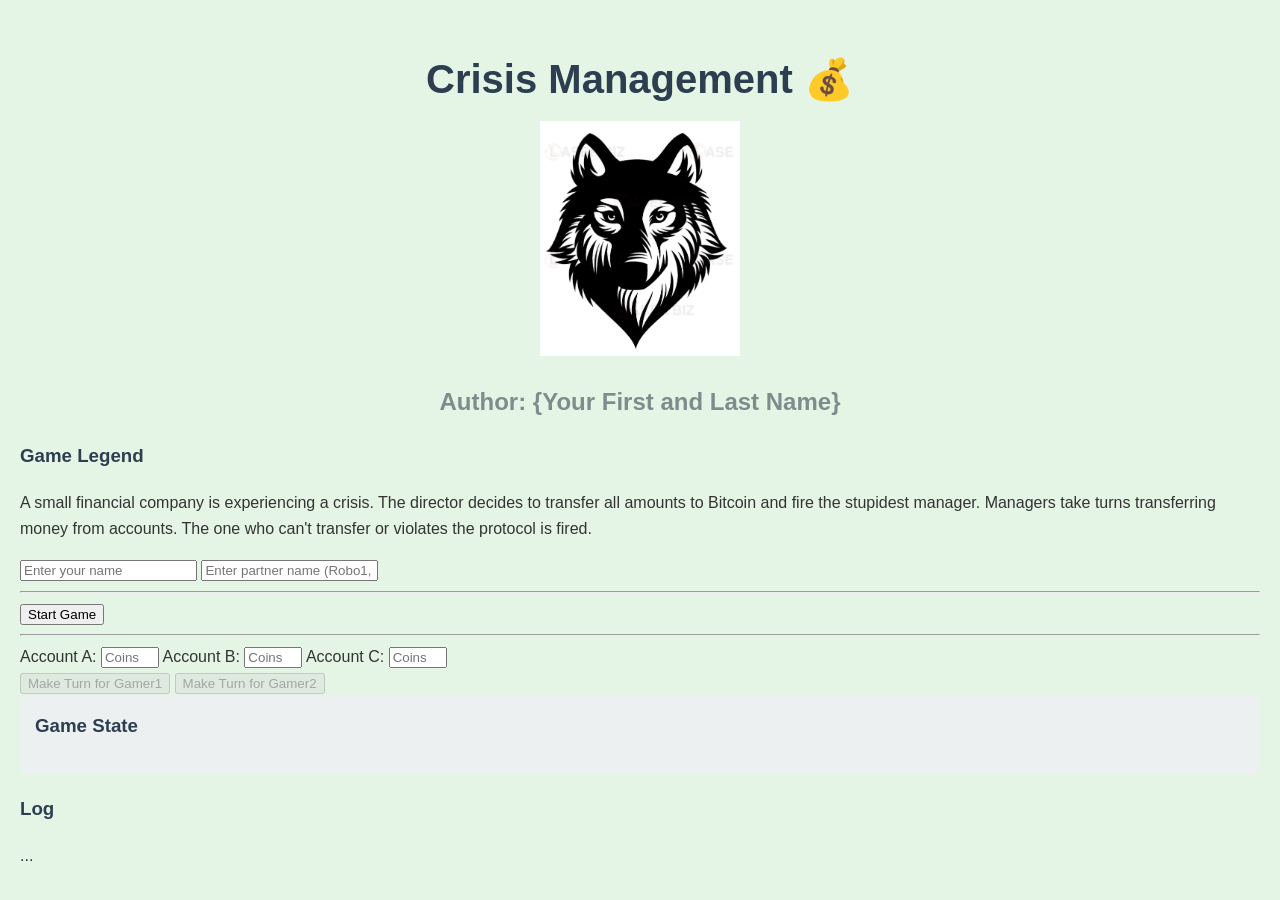
<file: RKV/mistral/index.html>
<!DOCTYPE html>
<html lang="en">

    <head>
        <meta charset="UTF-8">
        <meta name="viewport" content="width=device-width, initial-scale=1.0">
        <title>Crisis Management 💰</title>
        <link rel="stylesheet" href="style.css">
    </head>

    <body>
        <header>
         <h1>Crisis Management 💰</h1>

         <center>
          <img id="wolfImage" src="wolf.png" width="200">
         </center>

         <h2>Author: {Your First and Last Name}</h2>
        </header>
    
        <div class="legend">
            <h3>Game Legend</h3>

            <p>
                A small financial company is experiencing a crisis. The director decides to transfer all amounts to Bitcoin and fire the stupidest manager.
                Managers take turns transferring money from accounts. The one who can't transfer or violates the protocol is fired.
            </p>
        </div>
    
        <div class="game-setup">
            <input type="text" id="playerName" placeholder="Enter your name">
             <input type="text" id="partnerName" placeholder="Enter partner name (Robo1, Robo2, Robo3)">
        
         <hr>

            <button id="startGameButton">Start Game</button>

         <hr>   
        
            <div class="accounts">
                 <label for="accountA">Account A:</label>
                <input type="number" id="accountA" placeholder="Coins in A">
                  <label for="accountB">Account B:</label>
                 <input type="number" id="accountB" placeholder="Coins in B">
                   <label for="accountC">Account C:</label>
                  <input type="number" id="accountC" placeholder="Coins in C">
            </div>

            <button id="makeTurnGamer1Button">Make Turn for Gamer1 </button>
             <button id="makeTurnGamer2Button">Make Turn for Gamer2 </button>
        </div>
    
        <div class="game-state">

            <h3>Game State</h3>
            
            <pre id="gameStatePre"></pre>
        </div>
    
        <div class="log">
            <h3>Log</h3>
            <div id="gameLogDiv">...</div>
        </div>
    
        <script src="script.js"></script>
    </body>
</html>
</file>
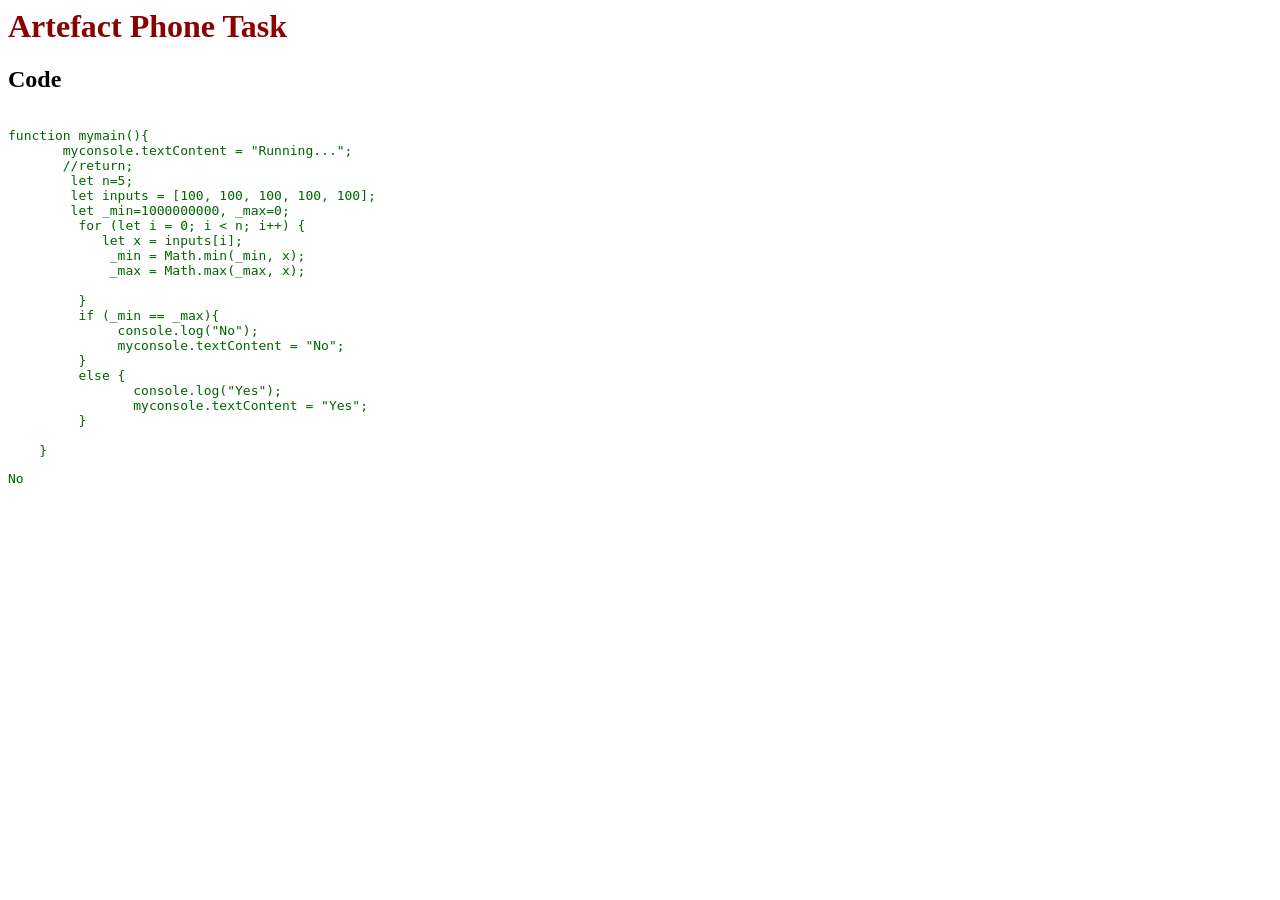
<file: aiphone.html>
<html>
  <head>
   <style>
     h1 {color: darkred;}
     pre {color: darkgreen;}
   </style> 
  </head> 

   <body>
     <h1>  Artefact Phone Task </h1>
     <h2> Code </h2>
     <pre id=mycppcode>
      ...
     </pre> 
    <pre id=myconsole>
      ?
    </pre>  
      <script>
let cppcode=        
`        
function mymain(){
       myconsole.textContent = "Running...";
       //return;  
        let n=5;
        let inputs = [100, 100, 100, 100, 100];
        let _min=1000000000, _max=0; 
         for (let i = 0; i < n; i++) {
            let x = inputs[i];
             _min = Math.min(_min, x);
             _max = Math.max(_max, x);
             
         } 
         if (_min == _max){
              console.log("No");
              myconsole.textContent = "No";
         }
         else {
                console.log("Yes");
                myconsole.textContent = "Yes";   
         }  

    }
`
    mycppcode.textContent = cppcode;
    eval(cppcode);
     mymain();
      </script>  


   </body>
  
</html>
</file>
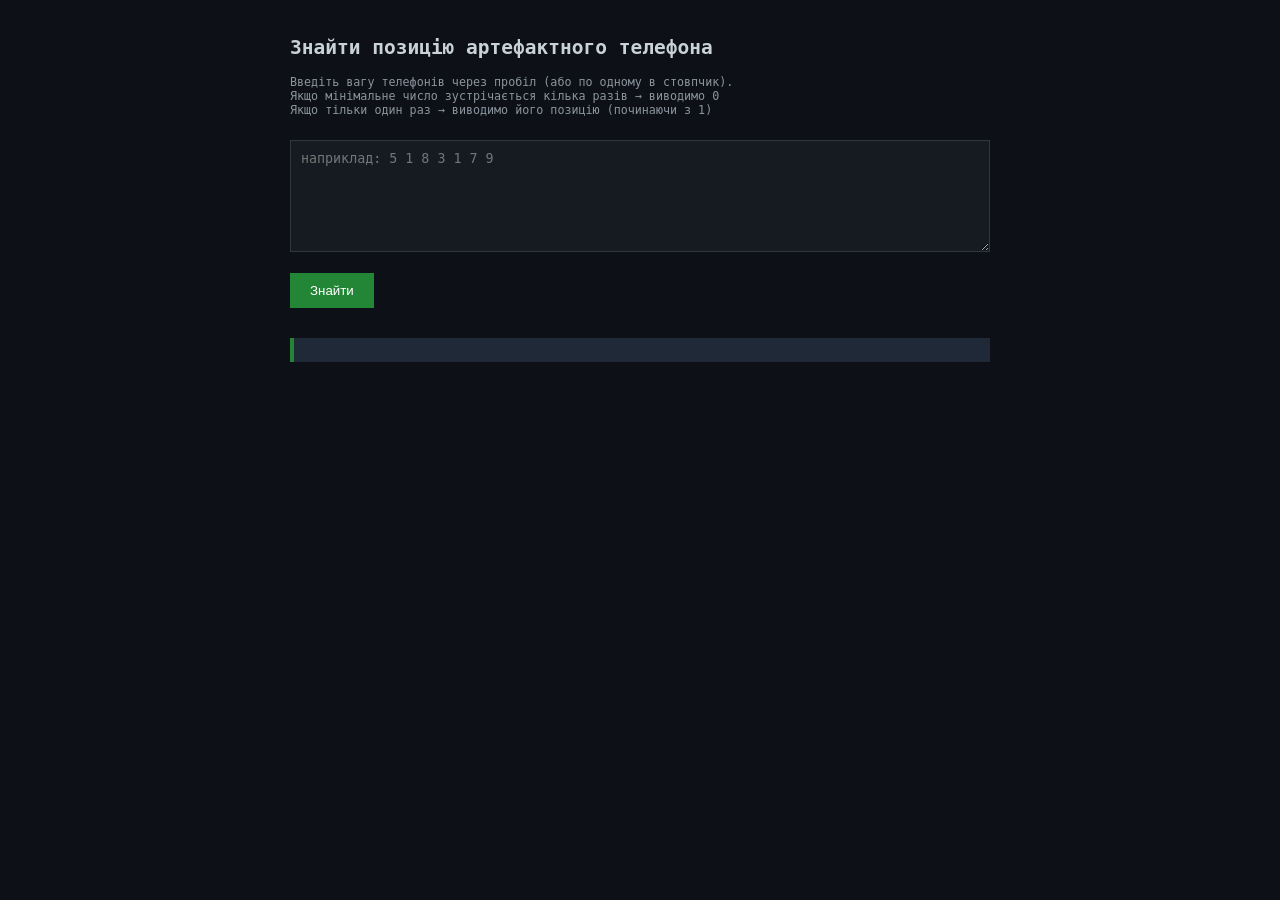
<file: aiphone_KOV.html>
<!doctype html>
<html lang="uk">
  <head>
    <meta charset="UTF-8" />
    <title>Позиція мінімального елемента</title>
    <style>
      body {
        font-family: monospace;
        background: #0d1117;
        color: #c9d1d9;
        padding: 20px;
        max-width: 700px;
        margin: 0 auto;
      }
      textarea,
      input {
        background: #161b22;
        color: #c9d1d9;
        border: 1px solid #30363d;
        padding: 10px;
        font-family: monospace;
        width: 100%;
        box-sizing: border-box;
        margin: 8px 0;
      }
      button {
        background: #238636;
        color: white;
        border: none;
        padding: 10px 20px;
        cursor: pointer;
        margin: 10px 0;
      }
      button:hover {
        background: #2ea043;
      }
      #result {
        font-size: 1.3em;
        margin-top: 20px;
        padding: 12px;
        background: #1f2937;
        border-left: 4px solid #238636;
      }
      .info {
        color: #8b949e;
        font-size: 0.9em;
        margin: 15px 0;
      }
    </style>
  </head>
  <body>
    <h2>Знайти позицію артефактного телефона</h2>
    <p class="info">
      Введіть вагу телефонів через пробіл (або по одному в стовпчик).<br />
      Якщо мінімальне число зустрічається кілька разів → виводимо 0<br />
      Якщо тільки один раз → виводимо його позицію (починаючи з 1)
    </p>

    <textarea
      id="numbers"
      rows="6"
      placeholder="наприклад: 5 1 8 3 1 7 9"
    ></textarea>

    <button onclick="findMinPosition()">Знайти</button>

    <div id="result"></div>

    <script>
      function findMinPosition() {
        const input = document.getElementById("numbers").value.trim();
        const resultDiv = document.getElementById("result");

        if (!input) {
          resultDiv.textContent = "0";
          return;
        }

        const arr = input
          .split(/\s+/)
          .map((n) => n.trim())
          .filter((n) => n !== "")
          .map(Number);

        if (arr.length === 0 || arr.some(isNaN)) {
          resultDiv.textContent = "Помилка: введи лише числа";
          return;
        }

        let min = arr[0];
        let pos = 1;
        let duplicates = 1;

        for (let i = 1; i < arr.length; i++) {
          const num = arr[i];
          if (num < min) {
            min = num;
            pos = i + 1;
            duplicates = 1;
          } else if (num === min) {
            duplicates++;
          }
        }

        if (duplicates === 1) {
          resultDiv.textContent = pos;
        } else {
          resultDiv.textContent = "0";
        }
      }
    </script>
  </body>
</html>
</file>
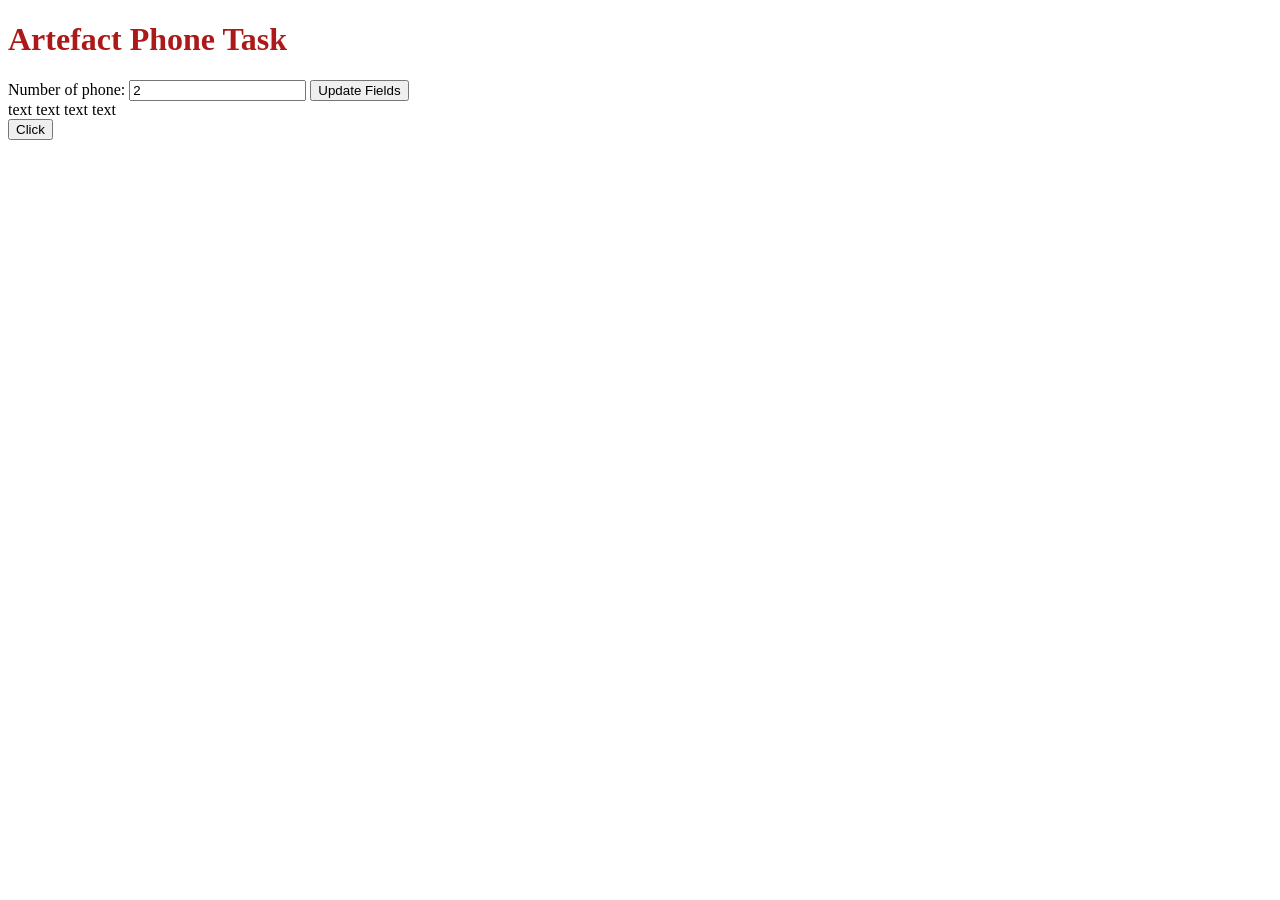
<file: KDJ/aiphone_KDJ.html>
<!DOCTYPE html>
<html lang="en">
<head>
    <meta charset="UTF-8">
    <meta name="viewport" content="width=device-width, initial-scale=1.0">
    <title>AIPhone_KDJ</title>

    <style>
        h1 {
            color:rgb(173, 25, 25);
            font-size: 48;
        }
    </style>
</head>
<body>
    
    <div>
        <h1>Artefact Phone Task </h1>
        <div>Number of phone: <input type="number" id="phoneNumber" value="2"> 
        <button onclick="UpdateFields()"> Update Fields </button>
        </div>

        <div id="inputContainer"></div>

        text text text text 
        <div><button onclick="PhoneProgram()"> Click </button></div>

        <div id="result">

        </div>
    </div>


    <script>
        function WriteResult(result){
            document.getElementById("result").textContent = result;
        }

        function UpdateFields(){
            DynamicField(Number(document.getElementById("phoneNumber").value));
        }

        function DynamicField(number){
            var conteiner = document.getElementById("inputContainer");
            for(let i =0;i<number;i++){
                let newInput = document.createElement('input');

                newInput.type = 'number';
                newInput.id = 'inputField' + (conteiner.children.length);
                newInput.value = 100;

                conteiner.appendChild(newInput);
            }
            
        }


        function PhoneProgram() {
            var n = Number(document.getElementById("phoneNumber").value);

            if (n < 2) {
                WriteResult("Phone n < 2");
                return;
            }
            
            // Variables only - no data structures (як у C++)
            let firstWeight = 0;
            let secondWeight = 0;
            let firstCount = 0;
            let secondCount = 0;
            let foundSecond = false;
            
            // Read all weights (імітація cin через prompt для простоти)
            for (let i = 0; i < n; i++) {

                let weight = Number(document.getElementById("inputField" + i).value);
                // const weight = Number(prompt(`Enter weight ${i + 1}:`) || 0);
                
                if (i === 0) {
                    // First phone sets the reference
                    firstWeight = weight;
                    firstCount = 1;
                } else {
                    if (weight === firstWeight) {
                        firstCount++;
                    } else {
                        if (!foundSecond) {
                            // Found a different weight
                            secondWeight = weight;
                            foundSecond = true;
                            secondCount = 1;
                        } else {
                            if (weight === secondWeight) {
                                secondCount++;
                            } else {
                                // Found a third different weight - impossible
                                WriteResult("Multiple phones of each weight");
                                return;
                            }
                        }
                    }
                }
            }
            
            // Check if exactly one phone is different
            if (!foundSecond) {
                // All phones have the same weight
                WriteResult("All phones have the same weight");
            } else if (firstCount === 1 || secondCount === 1) {
                // Exactly one phone is different
                WriteResult("Exactly one phone is different");
            } else {
                // Multiple phones of each weight
                WriteResult("Multiple phones of each weight");
            }
        

        }


        
    </script>

</body>
</html>
</file>
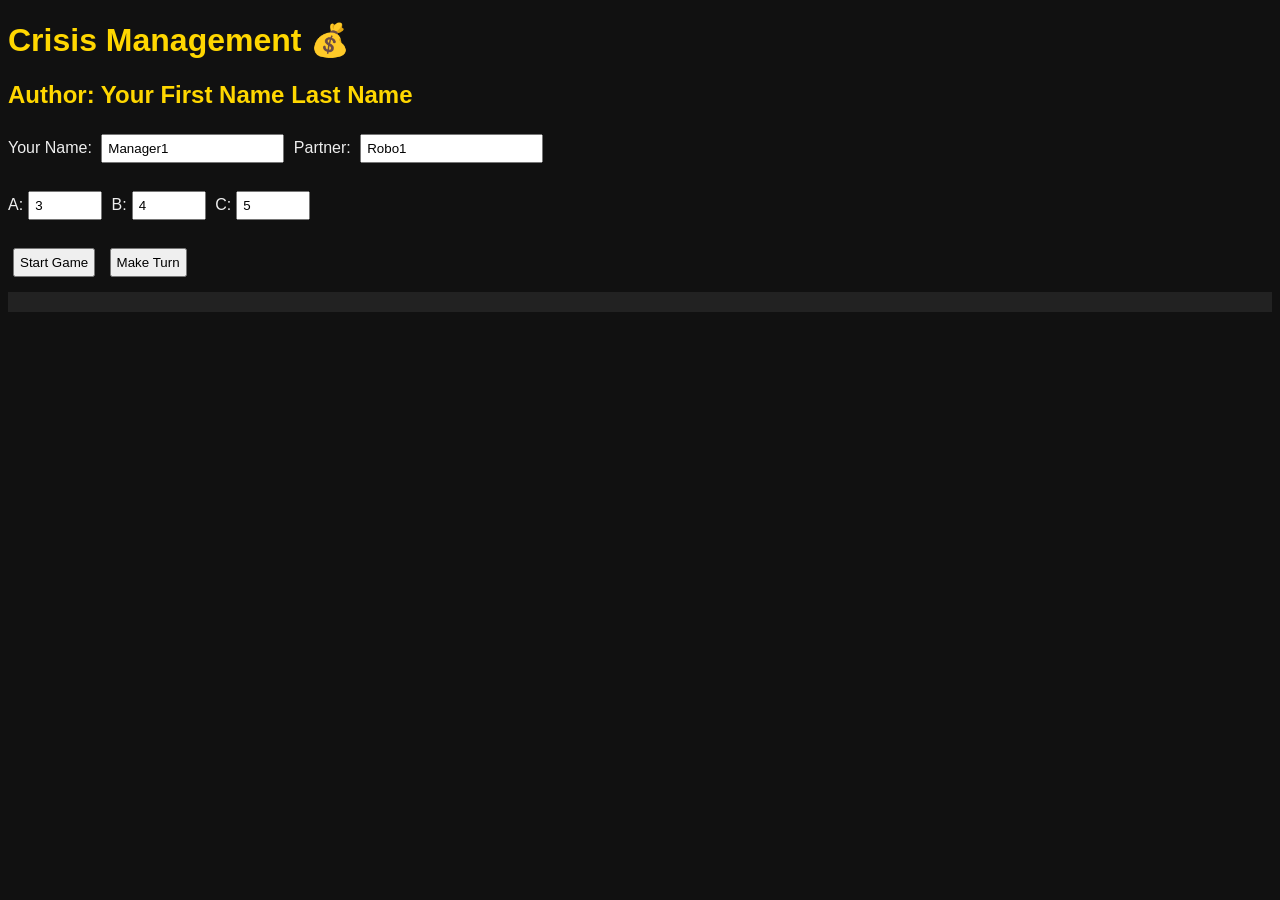
<file: KDJ/Games/gameGPT.html>
<!DOCTYPE html>
<html>
<head>
<meta charset="UTF-8">
<title>Crisis Management 💰</title>
<style>
body { background:#111; color:#eee; font-family:Arial; }
h1,h2 { color:gold; }
input,button { margin:5px; padding:5px; }
.account { width:60px; }
#state { background:#222; padding:10px; margin-top:10px; }
</style>
</head>
<body>

<h1>Crisis Management 💰</h1>
<h2>Author: Your First Name Last Name</h2>

<label>Your Name:</label>
<input id="playerName" value="Manager1">

<label>Partner:</label>
<input id="partnerName" value="Robo1">

<br><br>

<label>A:</label><input id="accA" class="account" value="3">
<label>B:</label><input id="accB" class="account" value="4">
<label>C:</label><input id="accC" class="account" value="5">

<br><br>

<button id="startBtn">Start Game</button>
<button id="turnBtn">Make Turn</button>

<div id="state"></div>

<script>

// ===================== GAME ENGINE =====================

let game = {};

function equilibrium(a,b,c){
    return a ^ b ^ c;
}

function initGame(){
    game = {
        a: parseInt(accA.value),
        b: parseInt(accB.value),
        c: parseInt(accC.value),
        currentPlayer: "human",
        partnerType: partnerName.value,
        finished: false
    };
    renderState();
}

function humanMove(){
    let acc = prompt("Choose account: a, b, c");
    let amount = parseInt(prompt("Amount to transfer"));

    if(!["a","b","c"].includes(acc)) return;
    if(amount <=0 || amount > game[acc]) return;

    game[acc] -= amount;
}

function robotMove(){

    if(game.partnerType === "Robo1"){
        randomMove();
    }
    else if(game.partnerType === "Robo2"){
        smartMove(true);
    }
    else if(game.partnerType === "Robo3"){
        smartMove(false);
    }
}

function randomMove(){
    let accounts = ["a","b","c"].filter(x=>game[x]>0);
    let acc = accounts[Math.floor(Math.random()*accounts.length)];
    let amount = Math.floor(Math.random()*game[acc])+1;
    game[acc] -= amount;
}

function smartMove(withMistake){

    let xor = equilibrium(game.a,game.b,game.c);

    if(xor === 0 || (withMistake && Math.random()<0.2)){
        randomMove();
        return;
    }

    let accounts = ["a","b","c"];
    for(let acc of accounts){
        let target = game[acc] ^ xor;
        if(target < game[acc]){
            game[acc] = target;
            return;
        }
    }
}

function checkWinner(){
    if(game.a===0 && game.b===0 && game.c===0){
        game.finished = true;
        state.innerHTML += "<br>Winner: " +
            (game.currentPlayer === "human" ?
            partnerName.value : playerName.value);
    }
}

function makeTurn(){

    if(game.finished) return;

    if(game.currentPlayer === "human"){
        humanMove();
        game.currentPlayer = "robot";
    } else {
        robotMove();
        game.currentPlayer = "human";
    }

    checkWinner();
    renderState();
}

function renderState(){
    state.innerHTML =
        "A="+game.a+
        " B="+game.b+
        " C="+game.c+
        "<br>Equilibrium xor = "+
        equilibrium(game.a,game.b,game.c)+
        "<br>Current player: "+game.currentPlayer;
}

// ===================== EVENTS (IoC) =====================

startBtn.addEventListener("click", initGame);
turnBtn.addEventListener("click", makeTurn);

</script>
</body>
</html>
</file>
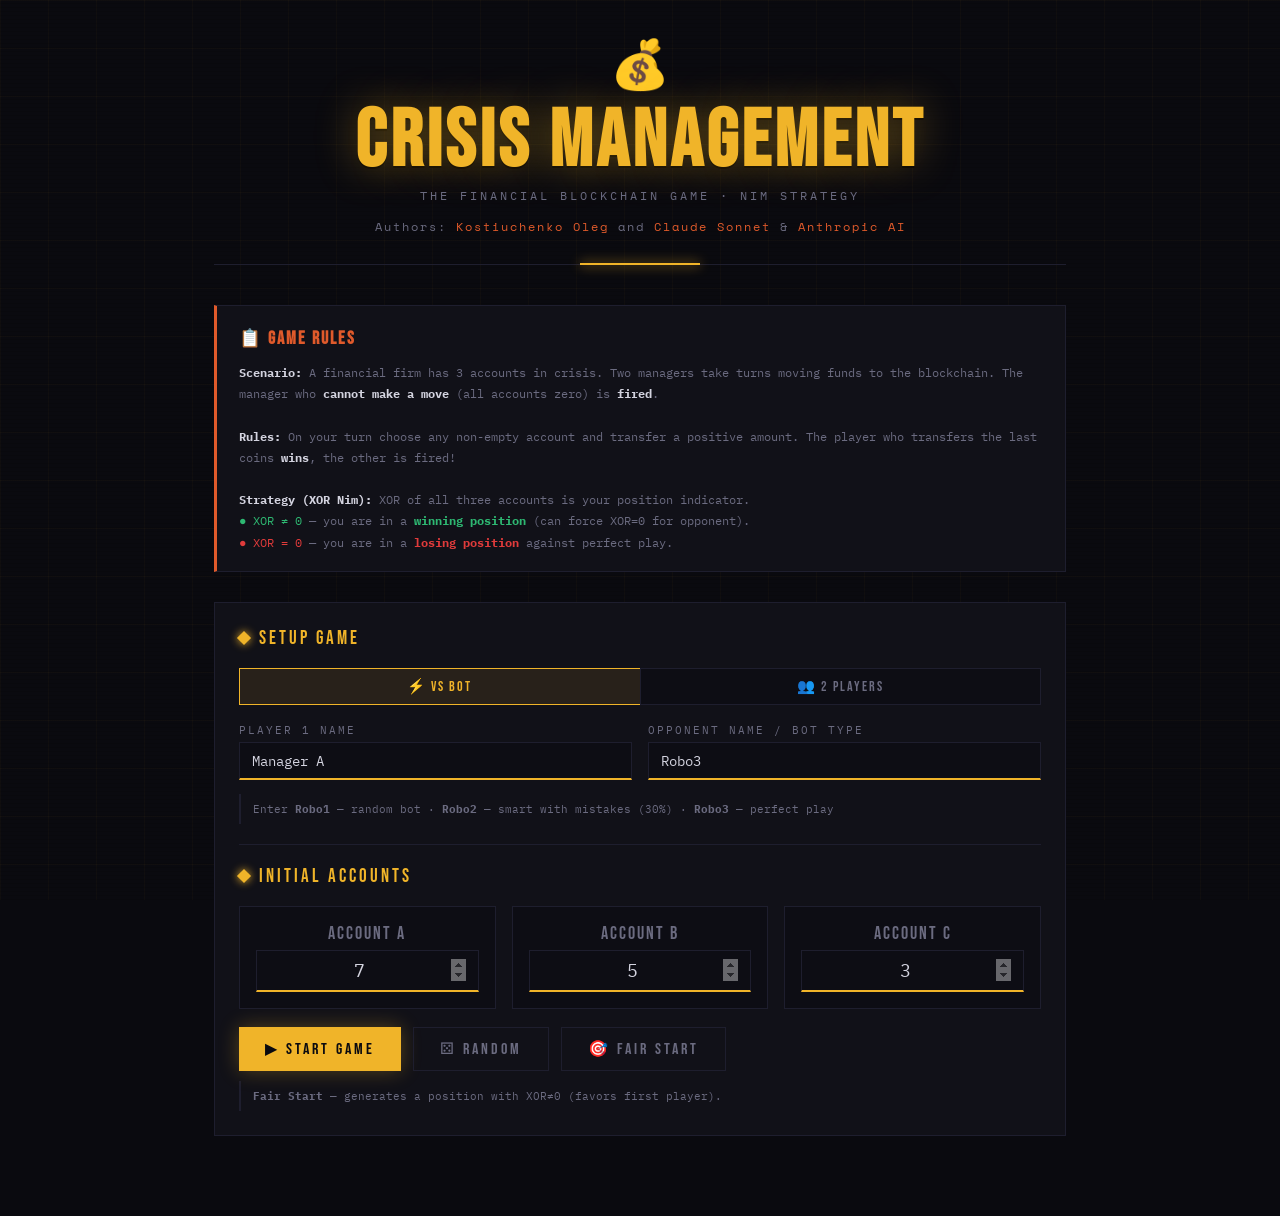
<file: KOV/game_KOV/game_cloude.html>
<!doctype html>
<html lang="en">

<head>
  <meta charset="UTF-8" />
  <meta name="viewport" content="width=device-width, initial-scale=1.0" />
  <title>Crisis Management 💰</title>
  <link
    href="https://fonts.googleapis.com/css2?family=Bebas+Neue&family=IBM+Plex+Mono:wght@300;400;600&family=Space+Mono:wght@400;700&display=swap"
    rel="stylesheet" />
  <script src="javascript_cloud.js"></script>
  <link rel="stylesheet" href="style_cloud.css" />
</head>

<body>
  <div class="scanline"></div>
  <div class="container">

    <!-- HEADER -->
    <header>
      <span class="coin-emoji">💰</span>
      <h1>Crisis Management</h1>
      <p class="subtitle">The Financial Blockchain Game · Nim Strategy</p>
      <h2 class="authors">Authors: <span>Kostiuchenko Oleg</span> and <span>Claude Sonnet</span> &amp; <span>Anthropic AI</span></h2>
    </header>

    <!-- LEGEND -->
    <div class="legend">
      <h3>📋 Game Rules</h3>
      <strong>Scenario:</strong> A financial firm has 3 accounts in crisis.
      Two managers take turns moving funds to the blockchain. The manager who
      <strong>cannot make a move</strong> (all accounts zero) is <strong>fired</strong>.<br /><br />
      <strong>Rules:</strong> On your turn choose any non-empty account and transfer a positive amount.
      The player who transfers the last coins <strong>wins</strong>, the other is fired!<br /><br />
      <strong>Strategy (XOR Nim):</strong>
      XOR of all three accounts is your position indicator.<br />
      <span style="color:var(--safe)">● XOR ≠ 0</span> — you are in a <strong style="color:var(--safe)">winning
        position</strong> (can force XOR=0 for opponent).<br />
      <span style="color:var(--danger)">● XOR = 0</span> — you are in a <strong style="color:var(--danger)">losing
        position</strong> against perfect play.
    </div>

    <!-- SETUP -->
    <div class="panel" id="setupPanel">
      <div class="panel-title">Setup Game</div>

      <!-- Mode selector -->
      <div class="mode-tabs" id="modeTabs">
        <div class="mode-tab active" onclick="selectMode('bot')" id="tab-bot">⚡ VS Bot</div>
        <div class="mode-tab" onclick="selectMode('pvp')" id="tab-pvp">👥 2 Players</div>
      </div>

      <div class="field-row">
        <div class="field">
          <label>Player 1 Name</label>
          <input type="text" id="playerName" value="Manager A" placeholder="Your name" />
        </div>
        <div class="field">
          <label id="opp-label">Opponent Name / Bot Type</label>
          <input type="text" id="opponentName" value="Robo3" placeholder="Robo1 / Robo2 / Robo3 / name" />
        </div>
      </div>
      <div class="info-box" id="botInfo">
        Enter <strong>Robo1</strong> — random bot &middot;
        <strong>Robo2</strong> — smart with mistakes (30%) &middot;
        <strong>Robo3</strong> — perfect play
      </div>

      <hr />
      <div class="panel-title">Initial Accounts</div>
      <div class="accounts-row">
        <div class="account-card">
          <div class="account-label">Account A</div>
          <input type="number" class="account-input" id="initA" value="7" min="0" max="99" />
        </div>
        <div class="account-card">
          <div class="account-label">Account B</div>
          <input type="number" class="account-input" id="initB" value="5" min="0" max="99" />
        </div>
        <div class="account-card">
          <div class="account-label">Account C</div>
          <input type="number" class="account-input" id="initC" value="3" min="0" max="99" />
        </div>
      </div>

      <div class="btn-row">
        <button class="btn btn-primary" onclick="startGame()">▶ Start Game</button>
        <button class="btn btn-ghost" onclick="randomAccounts()">⚄ Random</button>
        <button class="btn btn-ghost" onclick="randomAccounts(true)">🎯 Fair Start</button>
      </div>
      <div class="info-box" style="margin-top:10px">
        <strong>Fair Start</strong> — generates a position with XOR≠0 (favors first player).
      </div>
    </div>

    <!-- GAME AREA -->
    <div id="gameArea" style="display:none">
      <div class="panel">
        <div class="panel-title">Game State</div>

        <!-- Scoreboard -->
        <div class="scoreboard">
          <div class="score-item">
            <div class="score-label" id="p1-score-label">Player 1</div>
            <div class="score-val" id="p1-score">0</div>
          </div>
          <div class="score-item" style="flex:0.5;display:flex;align-items:center;justify-content:center;">
            <div style="font-family:'Bebas Neue',sans-serif;font-size:1.5rem;color:var(--muted)">VS</div>
          </div>
          <div class="score-item">
            <div class="score-label" id="p2-score-label">Player 2</div>
            <div class="score-val" id="p2-score">0</div>
          </div>
        </div>

        <!-- Turn & XOR -->
        <div style="display:flex;gap:12px;align-items:center;flex-wrap:wrap;margin-bottom:14px">
          <div id="turnIndicator" class="turn-indicator turn-player">YOUR TURN</div>
          <div id="xorDisplay" class="xor-display xor-nonzero">XOR = 0</div>
          <div id="moveCount" style="font-size:0.7rem;color:var(--muted);letter-spacing:2px">MOVES: 0</div>
        </div>

        <!-- Accounts (clickable) -->
        <div class="accounts-row" id="accountsDisplay">
          <div class="account-card selected-account" id="cardA" onclick="selectAccount(0)">
            <div class="account-label">Account A</div>
            <div class="account-val" id="valA">0</div>
          </div>
          <div class="account-card" id="cardB" onclick="selectAccount(1)">
            <div class="account-label">Account B</div>
            <div class="account-val" id="valB">0</div>
          </div>
          <div class="account-card" id="cardC" onclick="selectAccount(2)">
            <div class="account-label">Account C</div>
            <div class="account-val" id="valC">0</div>
          </div>
        </div>

        <!-- Move controls -->
        <div class="move-section">
          <div class="field" style="min-width:200px">
            <label>Transfer Amount</label>
            <div class="slider-row">
              <input type="range" id="moveSlider" min="1" max="1" value="1" oninput="syncAmount('slider')" />
              <input type="number" id="moveAmount" value="1" min="1" style="width:90px;flex-shrink:0"
                oninput="syncAmount('input')" />
            </div>
            <div class="quick-btns" id="quickBtns">
              <button class="quick-btn" onclick="setQuick(1)">1</button>
              <button class="quick-btn" onclick="setQuick('half')">½</button>
              <button class="quick-btn" onclick="setQuick('all')">ALL</button>
            </div>
          </div>
          <button class="btn btn-primary" id="moveBtn" onclick="playerMove()">⚡ Transfer</button>
        </div>

        <div class="btn-row">
          <button class="btn btn-ghost" onclick="resetGame()">↺ New Game</button>
          <button class="btn btn-ghost" id="hintBtn" onclick="showHint()">💡 Hint</button>
          <button class="btn btn-ghost" onclick="undoMove()" id="undoBtn" style="display:none">↩ Undo</button>
        </div>

        <div id="hintBox" class="info-box" style="display:none;margin-top:10px"></div>
      </div>

      <!-- Winner banner -->
      <div class="winner-banner" id="winnerBanner">
        <div class="winner-name" id="winnerName">WINNER</div>
        <div class="winner-sub" id="winnerSub">is NOT fired</div>
        <br />
        <button class="btn btn-primary" style="margin-top:10px" onclick="resetGame()">▶ Play Again</button>
      </div>

      <!-- Log -->
      <div class="panel">
        <div class="panel-title">Transaction Log</div>
        <div class="game-log" id="gameLog"></div>
      </div>
    </div>
  </div>
</body>

</html>
</file>
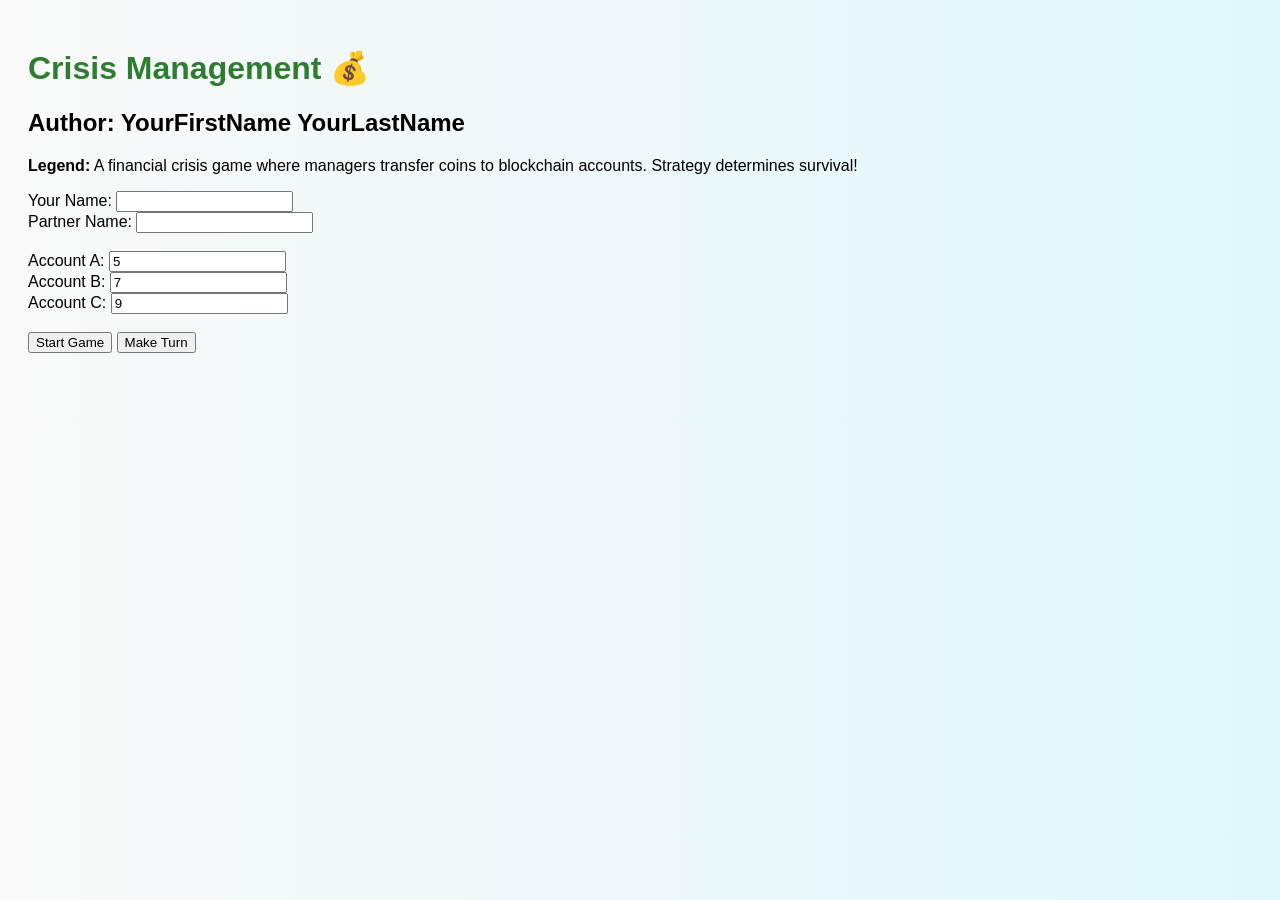
<file: KDJ/Games/gameCopilot/gameCopilot.html>
<!DOCTYPE html>
<html lang="en">
<head>
  <meta charset="UTF-8">
  <title>Crisis Management 💰</title>
  <link rel="stylesheet" href="gameStyleCopilot.css">
</head>
<body>
  <h1>Crisis Management 💰</h1>
  <h2>Author: YourFirstName YourLastName</h2>

  <p><strong>Legend:</strong> A financial crisis game where managers transfer coins to blockchain accounts. Strategy determines survival!</p>

  <!-- Player Inputs -->
  <label>Your Name: <input type="text" id="playerName"></label><br>
  <label>Partner Name: <input type="text" id="partnerName"></label><br><br>

  <!-- Accounts -->
  <label>Account A: <input type="number" id="accountA" value="5"></label><br>
  <label>Account B: <input type="number" id="accountB" value="7"></label><br>
  <label>Account C: <input type="number" id="accountC" value="9"></label><br><br>

  <!-- Buttons -->
  <button id="startGame">Start Game</button>
  <button id="makeTurn">Make Turn</button><br><br>

  <!-- Game State -->
  <div id="gameState"></div>
  <div id="winner"></div>

  <script src="jsCopilot.js"></script>
</body>
</html>
</file>
<file: RKV/mistral/style.css>
/* Загальні стилі */
body {
    font-family: 'Arial', sans-serif;
    background-color: #e5f5e5;
    color: #333;
    margin: 0;
    padding: 20px;
    line-height: 1.6;
}

.container {
    max-width: 800px;
    margin: 0 auto;
    background-color: #fff;
    padding: 20px;
    border-radius: 10px;
    box-shadow: 0 0 10px rgba(0, 0, 0, 0.1);
}

h1, h2, h3 {
    color: #2c3e50;
}

h1 {
    text-align: center;
    font-size: 2.5em;
    margin-bottom: 10px;
}

h2 {
    text-align: center;
    font-size: 1.5em;
    color: #7f8c8d;
    margin-bottom: 20px;
}

/* Фон гри */
.game-background {
    text-align: center;
    margin: 20px 0;
}

.game-background img {
    max-width: 100%;
    height: auto;
    border-radius: 5px;
}

/* Легенда гри */
.game-legend {
    background-color: #ecf0f1;
    padding: 15px;
    border-radius: 5px;
    margin-bottom: 20px;
}

/* Блок керування грою */
.game-controls {
    background-color: #ecf0f1;
    padding: 15px;
    border-radius: 5px;
    margin-bottom: 20px;
}

.player-inputs, .accounts-inputs {
    margin-bottom: 15px;
}

.player-inputs label, .accounts-inputs label {
    display: block;
    margin-bottom: 5px;
    font-weight: bold;
}

.player-inputs input, .accounts-inputs input {
    width: 100%;
    padding: 8px;
    margin-bottom: 10px;
    border: 1px solid #bdc3c7;
    border-radius: 4px;
}

.accounts-inputs {
    display: flex;
    justify-content: space-between;
    gap: 10px;
}

.account {
    flex: 1;
}

.buttons {
    display: flex;
    justify-content: space-between;
    gap: 10px;
}

.buttons button {
    flex: 1;
    padding: 10px;
    background-color: #3498db;
    color: white;
    border: none;
    border-radius: 4px;
    cursor: pointer;
    font-size: 1em;
    transition: background-color 0.3s;
}

.buttons button:hover {
    background-color: #2980b9;
}

/* Стан гри та переможець */
.game-state, .winner {
    background-color: #ecf0f1;
    padding: 15px;
    border-radius: 5px;
    margin-bottom: 20px;
}

.game-state h3, .winner h3 {
    margin-top: 0;
}

#gameState, #winner {
    background-color: #fff;
    padding: 10px;
    border-radius: 4px;
    border: 1px solid #bdc3c7;
    white-space: pre-wrap;
}

span {
    font-weight: bold;
    color: #47A73c;
}
span.fired {
    font-weight: bold;
    color: #a73c53;
}

input[type="number"] {
    text-align: center;
    width: 50px;
}

#wolfImage {
  /* Set the speed and timing function (ease-out makes it feel natural) */
  transition: transform 1.5s ease-in-out;
  /* Ensure it has a starting point */
  transform: rotate(0deg);
}
/* When the user hovers over the image, apply the rotation transformation*/
#wolfImage:hover {
  /* Rotate 180 degrees (half a circle) */
  transform: rotate(180deg);
}
</file>
<file: KOV/game_KOV/style_cloud.css>
:root {
    --bg: #0a0a0f;
    --panel: #111118;
    --border: #1e1e2e;
    --accent: #f0b429;
    --accent2: #e05a2b;
    --safe: #2eb872;
    --danger: #e03b3b;
    --text: #d4d4e0;
    --muted: #6b6b80;
    --glow: 0 0 24px rgba(240, 180, 41, 0.18);
}

* {
    box-sizing: border-box;
    margin: 0;
    padding: 0;
}

body {
    background: var(--bg);
    color: var(--text);
    font-family: "IBM Plex Mono", monospace;
    min-height: 100vh;
    overflow-x: hidden;
    position: relative;
}

body::before {
    content: "";
    position: fixed;
    inset: 0;
    background-image:
        linear-gradient(rgba(240, 180, 41, 0.03) 1px, transparent 1px),
        linear-gradient(90deg, rgba(240, 180, 41, 0.03) 1px, transparent 1px);
    background-size: 48px 48px;
    pointer-events: none;
    z-index: 0;
}

.scanline {
    position: fixed;
    inset: 0;
    background: repeating-linear-gradient(to bottom, transparent 0, transparent 3px, rgba(0, 0, 0, 0.08) 3px, rgba(0, 0, 0, 0.08) 4px);
    pointer-events: none;
    z-index: 1;
}

.container {
    position: relative;
    z-index: 2;
    max-width: 900px;
    margin: 0 auto;
    padding: 32px 24px 60px;
}

/* Header */
header {
    text-align: center;
    margin-bottom: 40px;
    padding-bottom: 28px;
    border-bottom: 1px solid var(--border);
    position: relative;
}

header::after {
    content: "";
    position: absolute;
    bottom: -1px;
    left: 50%;
    transform: translateX(-50%);
    width: 120px;
    height: 2px;
    background: var(--accent);
    box-shadow: 0 0 12px var(--accent);
}

.coin-emoji {
    font-size: 3rem;
    display: block;
    margin-bottom: 8px;
    animation: float 3s ease-in-out infinite;
}

@keyframes float {

    0%,
    100% {
        transform: translateY(0);
    }

    50% {
        transform: translateY(-8px);
    }
}

h1 {
    font-family: "Bebas Neue", sans-serif;
    font-size: clamp(2.8rem, 8vw, 5rem);
    letter-spacing: 4px;
    color: var(--accent);
    text-shadow: 0 0 40px rgba(240, 180, 41, 0.4), 0 2px 0 rgba(0, 0, 0, 0.8);
    line-height: 1;
    margin-bottom: 6px;
}

.subtitle {
    font-size: 0.75rem;
    letter-spacing: 3px;
    text-transform: uppercase;
    color: var(--muted);
    margin-bottom: 14px;
}

h2.authors {
    font-family: "Space Mono", monospace;
    font-size: 0.78rem;
    color: var(--muted);
    letter-spacing: 2px;
    font-weight: 400;
}

h2.authors span {
    color: var(--accent2);
}

/* Legend */
.legend {
    background: var(--panel);
    border: 1px solid var(--border);
    border-left: 3px solid var(--accent2);
    padding: 18px 22px;
    margin-bottom: 30px;
    font-size: 0.78rem;
    line-height: 1.7;
    color: var(--muted);
}

.legend h3 {
    font-family: "Bebas Neue", sans-serif;
    font-size: 1.1rem;
    letter-spacing: 2px;
    color: var(--accent2);
    margin-bottom: 8px;
}

.legend strong {
    color: var(--text);
}

/* Panel */
.panel {
    background: var(--panel);
    border: 1px solid var(--border);
    padding: 24px;
    margin-bottom: 20px;
}

.panel-title {
    font-family: "Bebas Neue", sans-serif;
    font-size: 1.2rem;
    letter-spacing: 3px;
    color: var(--accent);
    margin-bottom: 18px;
    display: flex;
    align-items: center;
    gap: 10px;
}

.panel-title::before {
    content: "";
    display: inline-block;
    width: 10px;
    height: 10px;
    background: var(--accent);
    transform: rotate(45deg);
    box-shadow: 0 0 8px var(--accent);
}

.field-row {
    display: flex;
    gap: 16px;
    flex-wrap: wrap;
    margin-bottom: 14px;
    align-items: center;
}

label {
    font-size: 0.7rem;
    letter-spacing: 2px;
    text-transform: uppercase;
    color: var(--muted);
    display: block;
    margin-bottom: 5px;
}

input[type="text"],
input[type="number"],
select {
    background: #0d0d14;
    border: 1px solid var(--border);
    border-bottom: 2px solid var(--accent);
    color: var(--text);
    font-family: "IBM Plex Mono", monospace;
    font-size: 0.9rem;
    padding: 8px 12px;
    outline: none;
    transition: border-color 0.2s, box-shadow 0.2s;
    width: 100%;
}

input:focus,
select:focus {
    border-color: var(--accent);
    box-shadow: 0 0 0 2px rgba(240, 180, 41, 0.12);
}

/* Disable chrome number spinners for cleaner look */
input[type=number]::-webkit-inner-spin-button,
input[type=number]::-webkit-outer-spin-button {
    opacity: 0.4;
}

.field {
    flex: 1;
    min-width: 140px;
}

/* Accounts */
.accounts-row {
    display: grid;
    grid-template-columns: repeat(3, 1fr);
    gap: 16px;
    margin-bottom: 18px;
}

.account-card {
    background: #0d0d14;
    border: 1px solid var(--border);
    padding: 16px;
    text-align: center;
    position: relative;
    transition: border-color 0.2s, box-shadow 0.2s;
    cursor: pointer;
}

.account-card:hover:not(.account-empty) {
    border-color: var(--accent);
}

.account-card.selected-account {
    border-color: var(--accent);
    box-shadow: var(--glow);
}

.account-card.account-empty {
    opacity: 0.4;
    cursor: not-allowed;
}

.account-label {
    font-family: "Bebas Neue", sans-serif;
    font-size: 1.1rem;
    letter-spacing: 2px;
    color: var(--muted);
    margin-bottom: 6px;
}

.account-val {
    font-family: "Bebas Neue", sans-serif;
    font-size: 2.4rem;
    color: var(--accent);
    text-shadow: 0 0 16px rgba(240, 180, 41, 0.3);
    line-height: 1;
    margin-bottom: 8px;
    transition: transform 0.2s;
}

.account-val.changed {
    animation: pop 0.3s ease;
}

@keyframes pop {
    0% {
        transform: scale(1.4);
    }

    100% {
        transform: scale(1);
    }
}

.account-input {
    width: 100%;
    text-align: center;
    font-size: 1.1rem !important;
}

/* Buttons */
.btn {
    font-family: "Bebas Neue", sans-serif;
    font-size: 1rem;
    letter-spacing: 3px;
    padding: 11px 26px;
    border: none;
    cursor: pointer;
    transition: all 0.18s;
    position: relative;
    overflow: hidden;
}

.btn::after {
    content: "";
    position: absolute;
    inset: 0;
    background: rgba(255, 255, 255, 0.06);
    opacity: 0;
    transition: opacity 0.15s;
}

.btn:hover::after {
    opacity: 1;
}

.btn:active {
    transform: scale(0.97);
}

.btn-primary {
    background: var(--accent);
    color: #0a0a0f;
    box-shadow: 0 0 20px rgba(240, 180, 41, 0.3);
}

.btn-primary:hover {
    box-shadow: 0 0 30px rgba(240, 180, 41, 0.5);
}

.btn-primary:disabled {
    opacity: 0.35;
    cursor: not-allowed;
    box-shadow: none;
}

.btn-danger {
    background: var(--accent2);
    color: #fff;
    box-shadow: 0 0 16px rgba(224, 90, 43, 0.3);
}

.btn-safe {
    background: var(--safe);
    color: #0a0a0f;
}

.btn-ghost {
    background: transparent;
    border: 1px solid var(--border);
    color: var(--muted);
}

.btn-ghost:hover {
    border-color: var(--accent);
    color: var(--accent);
}

.btn-row {
    display: flex;
    gap: 12px;
    flex-wrap: wrap;
}

/* Move controls */
.move-section {
    display: flex;
    gap: 14px;
    align-items: flex-end;
    flex-wrap: wrap;
    margin-bottom: 16px;
}

/* Amount slider */
.slider-row {
    display: flex;
    gap: 10px;
    align-items: center;
}

.slider-row input[type=range] {
    flex: 1;
    -webkit-appearance: none;
    background: var(--border);
    height: 4px;
    border: none;
    outline: none;
    border-radius: 2px;
    padding: 0;
}

.slider-row input[type=range]::-webkit-slider-thumb {
    -webkit-appearance: none;
    width: 16px;
    height: 16px;
    background: var(--accent);
    border-radius: 50%;
    cursor: pointer;
    box-shadow: 0 0 8px rgba(240, 180, 41, 0.5);
}

/* Quick amount buttons */
.quick-btns {
    display: flex;
    gap: 6px;
    flex-wrap: wrap;
    margin-top: 8px;
}

.quick-btn {
    font-family: "Bebas Neue", sans-serif;
    font-size: 0.85rem;
    letter-spacing: 1px;
    padding: 4px 10px;
    background: transparent;
    border: 1px solid var(--border);
    color: var(--muted);
    cursor: pointer;
    transition: all 0.15s;
}

.quick-btn:hover {
    border-color: var(--accent);
    color: var(--accent);
}

/* Game log */
.game-log {
    background: #060609;
    border: 1px solid var(--border);
    padding: 16px;
    height: 200px;
    overflow-y: auto;
    font-size: 0.75rem;
    line-height: 1.8;
    font-family: "Space Mono", monospace;
}

.game-log::-webkit-scrollbar {
    width: 4px;
}

.game-log::-webkit-scrollbar-track {
    background: transparent;
}

.game-log::-webkit-scrollbar-thumb {
    background: var(--border);
}

.log-entry {
    padding: 2px 0;
    border-bottom: 1px solid rgba(255, 255, 255, 0.03);
}

.log-entry.player {
    color: var(--safe);
}

.log-entry.bot {
    color: var(--accent);
}

.log-entry.p2 {
    color: #a78bfa;
}

.log-entry.system {
    color: var(--muted);
    font-style: italic;
}

.log-entry.winner {
    color: var(--accent);
    font-weight: 700;
    font-size: 0.85rem;
}

/* XOR display */
.xor-display {
    font-family: "Bebas Neue", sans-serif;
    font-size: 1.1rem;
    letter-spacing: 3px;
    padding: 8px 16px;
    border: 1px solid var(--border);
    transition: all 0.3s;
}

.xor-zero {
    color: var(--danger);
    border-color: rgba(224, 59, 59, 0.3);
    text-shadow: 0 0 16px rgba(224, 59, 59, 0.4);
}

.xor-nonzero {
    color: var(--safe);
    border-color: rgba(46, 184, 114, 0.3);
    text-shadow: 0 0 16px rgba(46, 184, 114, 0.4);
}

.winner-banner {
    text-align: center;
    padding: 24px;
    background: linear-gradient(135deg, rgba(240, 180, 41, 0.1), rgba(224, 90, 43, 0.1));
    border: 1px solid var(--accent);
    box-shadow: var(--glow);
    display: none;
    animation: popIn 0.4s cubic-bezier(0.34, 1.56, 0.64, 1);
}

@keyframes popIn {
    from {
        transform: scale(0.85);
        opacity: 0;
    }

    to {
        transform: scale(1);
        opacity: 1;
    }
}

.winner-banner.show {
    display: block;
}

.winner-name {
    font-family: "Bebas Neue", sans-serif;
    font-size: 3rem;
    letter-spacing: 4px;
    color: var(--accent);
    text-shadow: 0 0 30px rgba(240, 180, 41, 0.5);
}

.winner-sub {
    font-size: 0.75rem;
    letter-spacing: 3px;
    text-transform: uppercase;
    color: var(--muted);
    margin-top: 4px;
}

.turn-indicator {
    font-family: "Bebas Neue", sans-serif;
    font-size: 1rem;
    letter-spacing: 3px;
    padding: 8px 16px;
    display: inline-block;
    transition: all 0.3s;
}

.turn-player {
    background: rgba(46, 184, 114, 0.15);
    color: var(--safe);
    border: 1px solid var(--safe);
}

.turn-bot {
    background: rgba(240, 180, 41, 0.15);
    color: var(--accent);
    border: 1px solid var(--accent);
}

.turn-p2 {
    background: rgba(167, 139, 250, 0.15);
    color: #a78bfa;
    border: 1px solid #a78bfa;
}

.turn-thinking {
    animation: blink 0.7s step-end infinite;
}

@keyframes blink {
    50% {
        opacity: 0.4;
    }
}

.info-box {
    font-size: 0.7rem;
    color: var(--muted);
    padding: 8px 12px;
    border-left: 2px solid var(--border);
    margin-top: 8px;
}

.info-box.hint-win {
    border-color: var(--safe);
    color: var(--safe);
}

.info-box.hint-lose {
    border-color: var(--danger);
    color: #ff8080;
}

hr {
    border: none;
    border-top: 1px solid var(--border);
    margin: 20px 0;
}

/* Score board */
.scoreboard {
    display: flex;
    gap: 12px;
    margin-bottom: 16px;
}

.score-item {
    flex: 1;
    background: #0d0d14;
    border: 1px solid var(--border);
    padding: 10px 14px;
    text-align: center;
}

.score-label {
    font-size: 0.65rem;
    letter-spacing: 2px;
    text-transform: uppercase;
    color: var(--muted);
    margin-bottom: 4px;
}

.score-val {
    font-family: "Bebas Neue", sans-serif;
    font-size: 1.8rem;
    color: var(--accent);
}

/* Mode tabs */
.mode-tabs {
    display: flex;
    gap: 0;
    margin-bottom: 18px;
}

.mode-tab {
    flex: 1;
    padding: 9px;
    text-align: center;
    font-family: "Bebas Neue", sans-serif;
    font-size: 0.9rem;
    letter-spacing: 2px;
    background: #0d0d14;
    border: 1px solid var(--border);
    color: var(--muted);
    cursor: pointer;
    transition: all 0.2s;
}

.mode-tab:first-child {
    border-right: none;
}

.mode-tab.active {
    background: rgba(240, 180, 41, 0.1);
    color: var(--accent);
    border-color: var(--accent);
}

@media (max-width: 600px) {
    .accounts-row {
        grid-template-columns: 1fr;
    }

    .field-row {
        flex-direction: column;
    }

    .scoreboard {
        flex-direction: column;
    }
}
</file>
<file: KDJ/Games/gameCopilot/gameStyleCopilot.css>
body {
  background: linear-gradient(to right, #f9f9f9, #e0f7fa);
  font-family: Arial, sans-serif;
  padding: 20px;
}
h1 {
  color: #2e7d32;
}
#gameState, #winner {
  margin-top: 20px;
  font-weight: bold;
}
</file>
